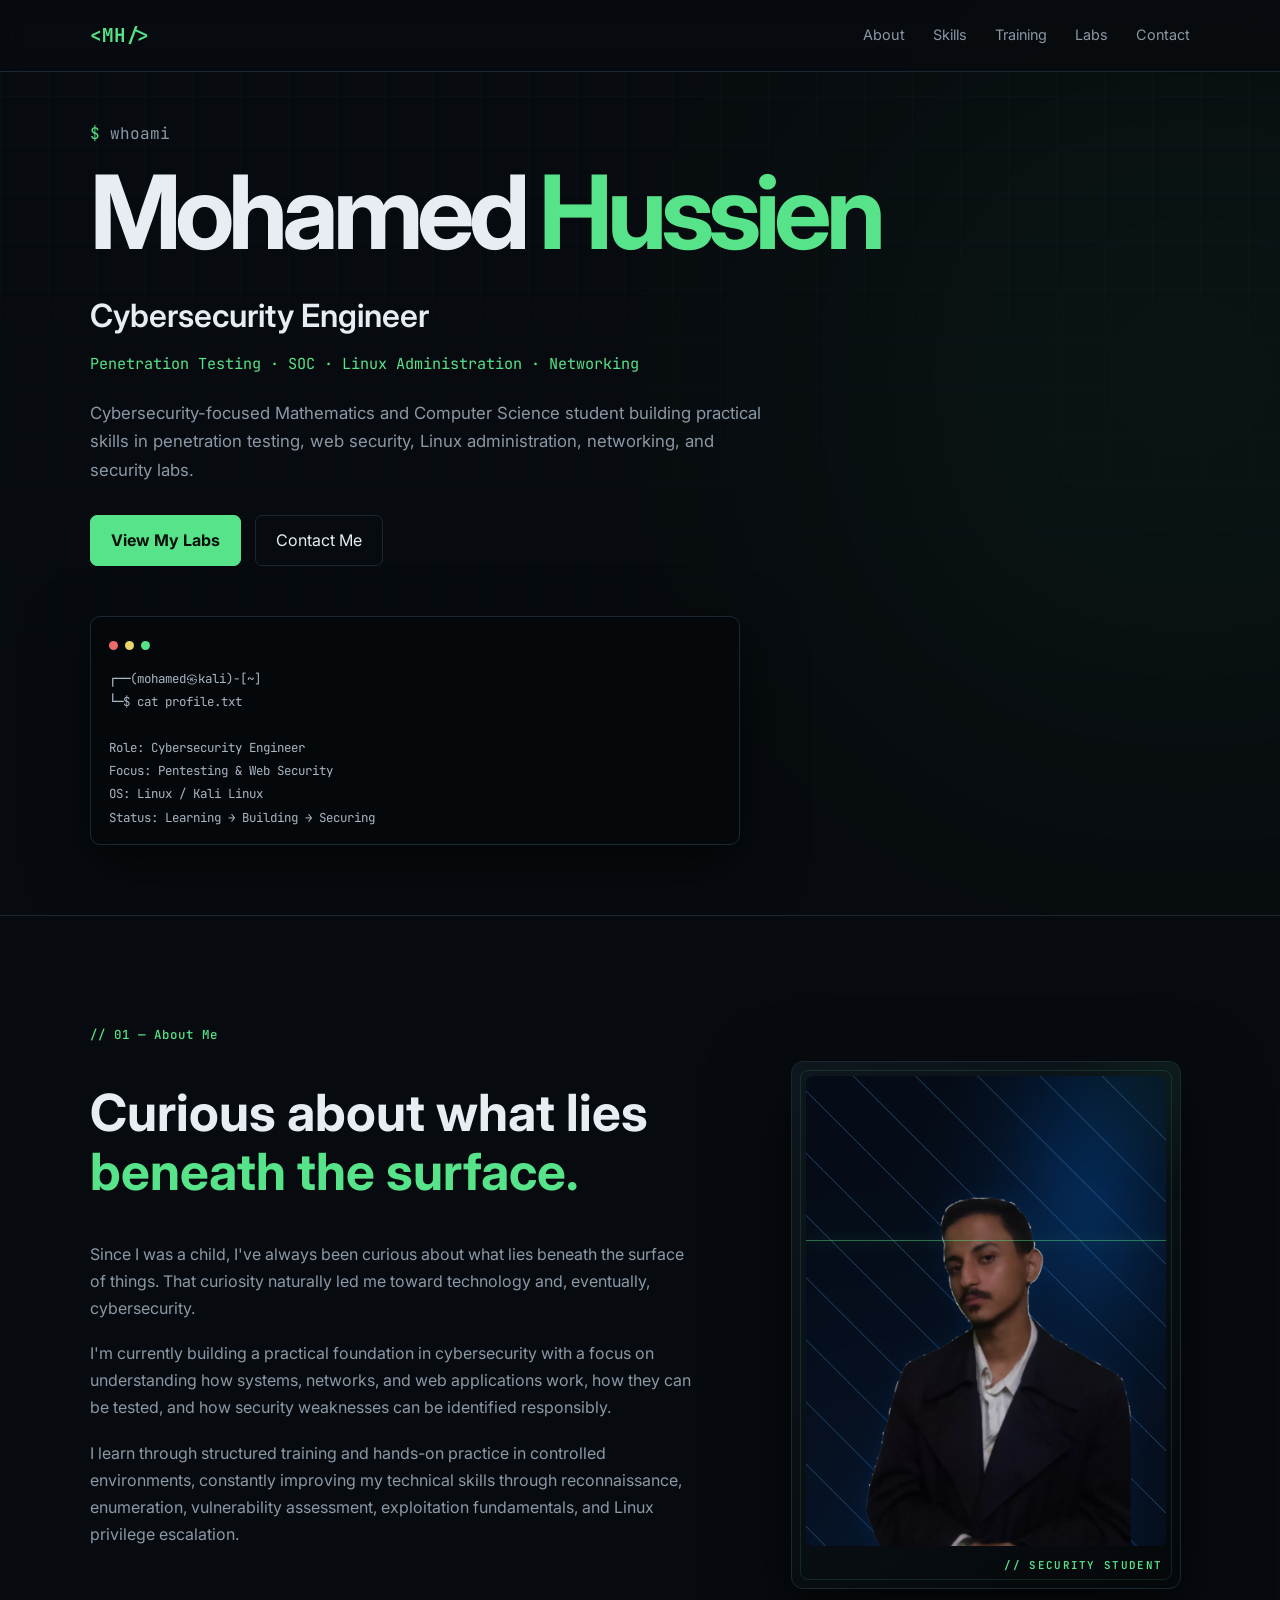
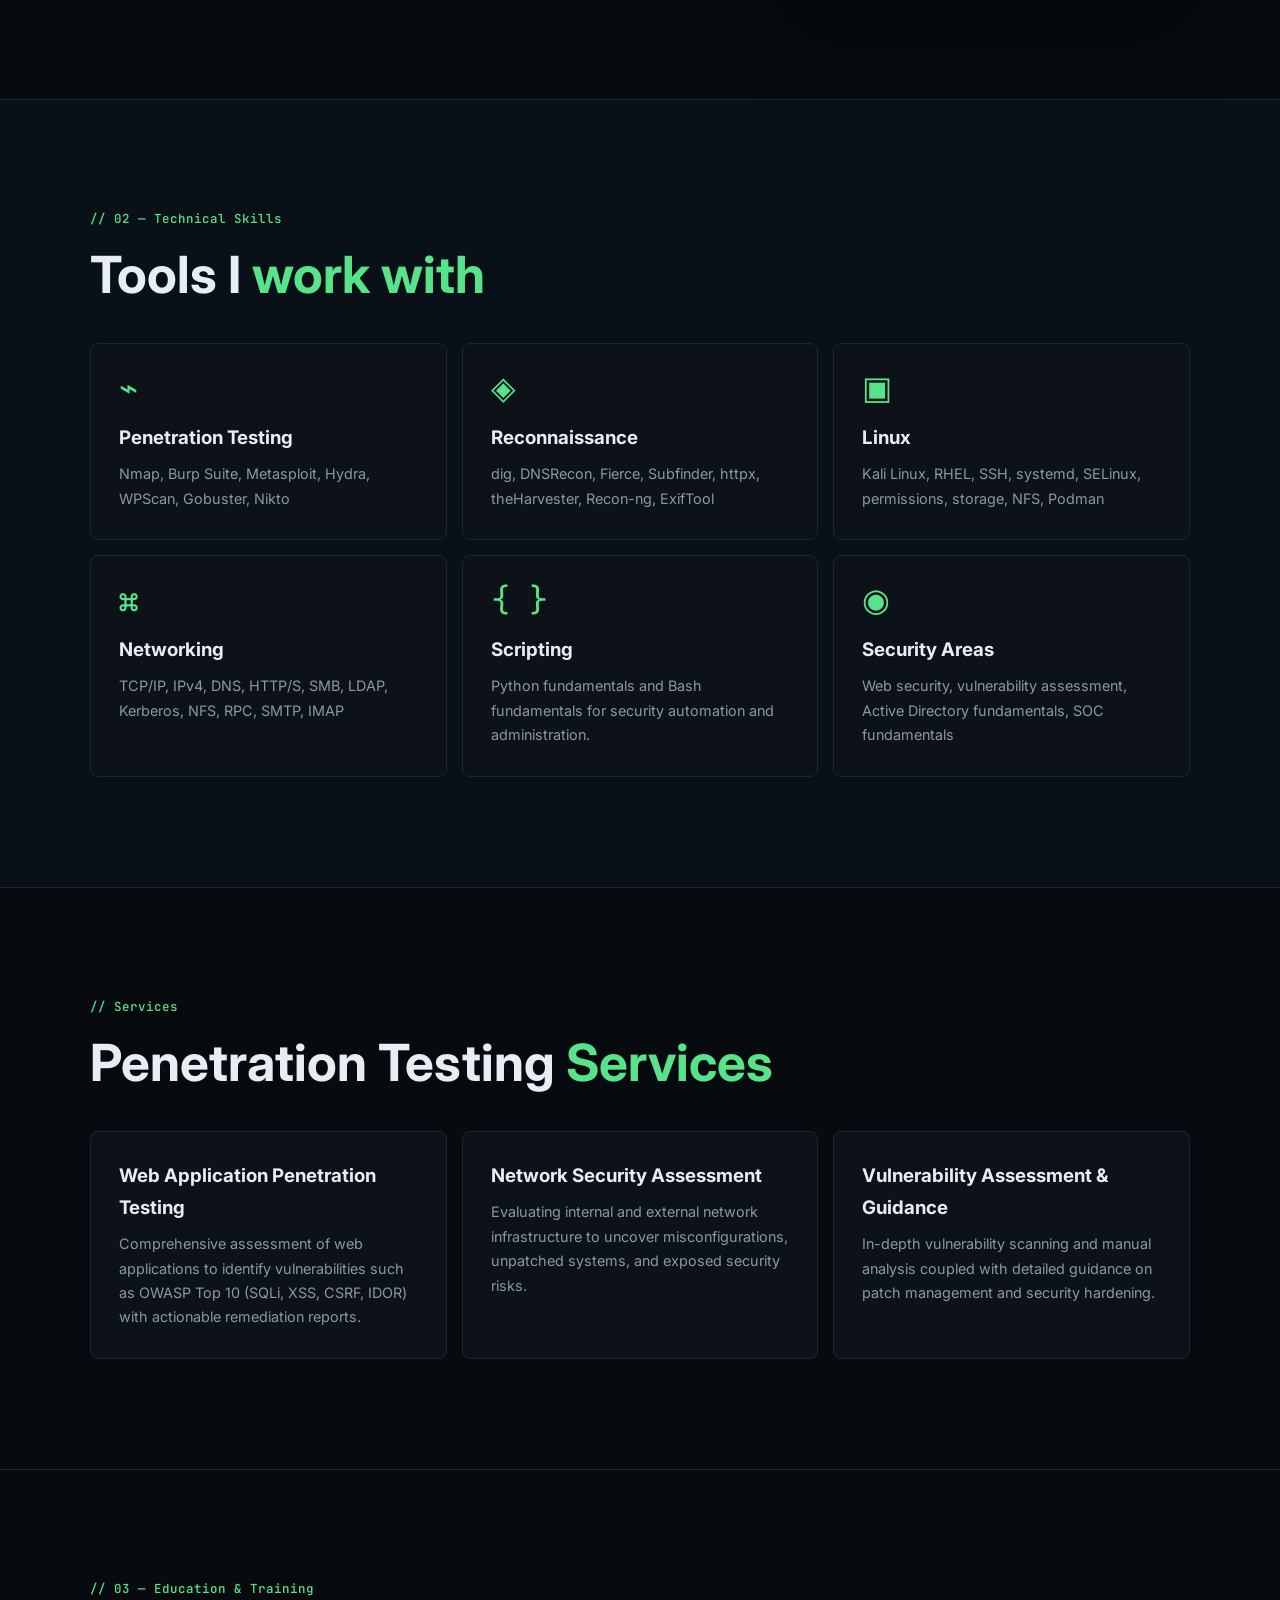
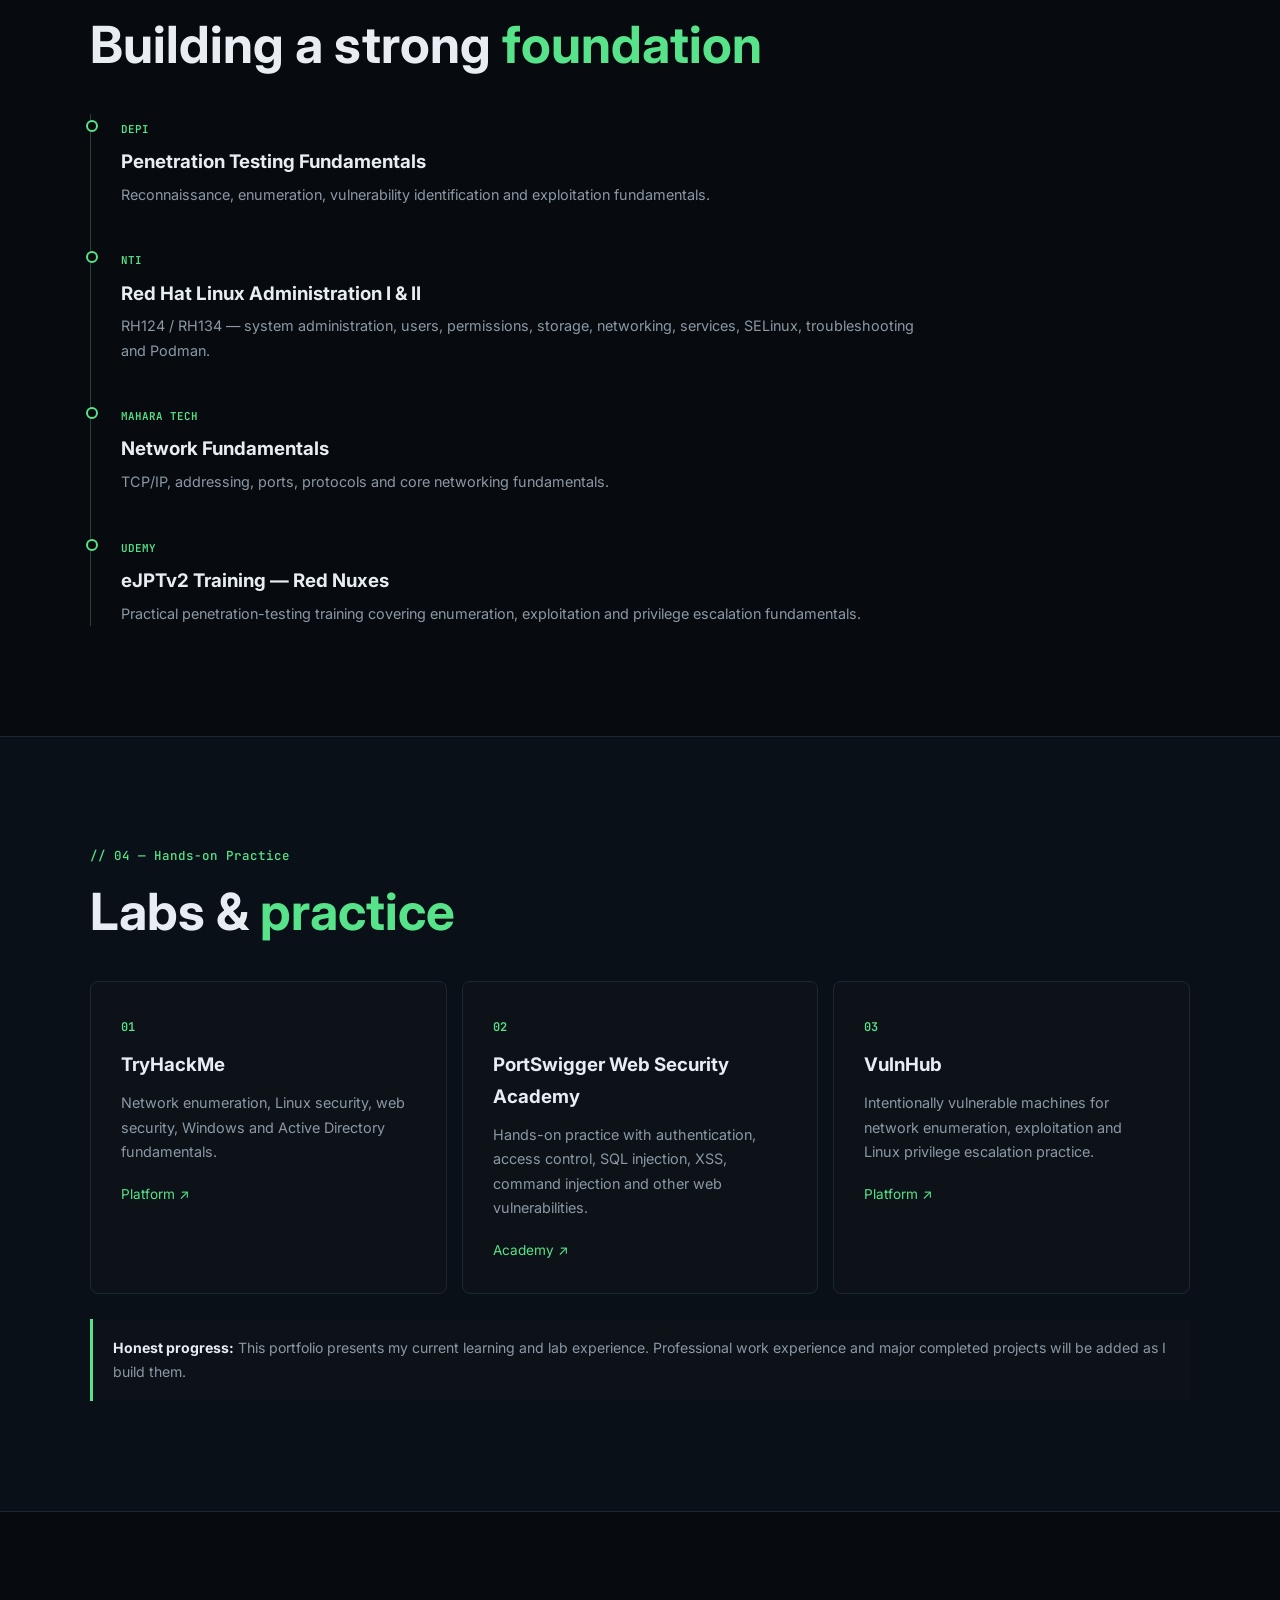
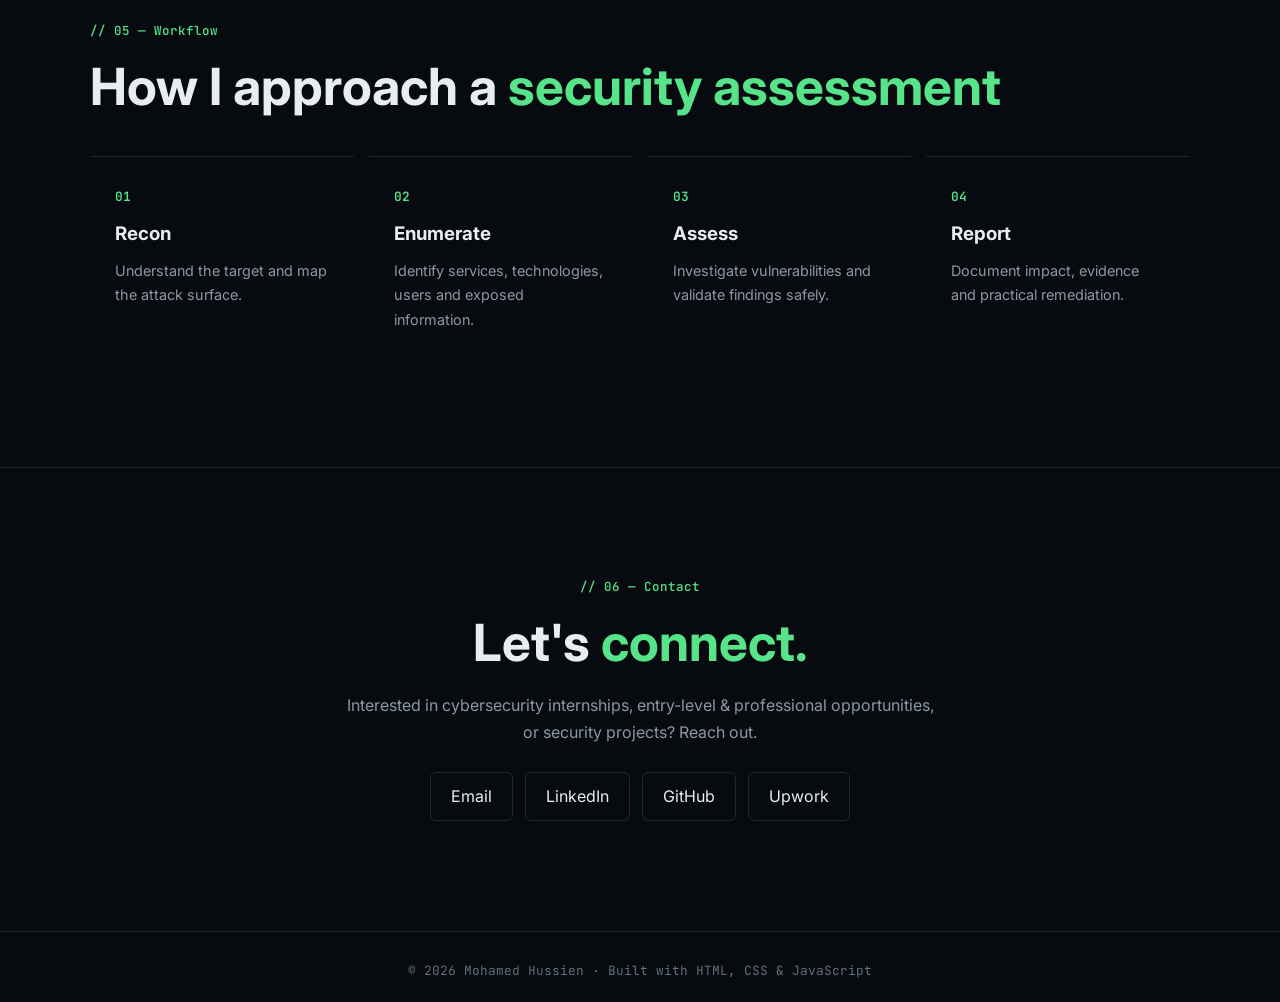
<file: index.html>
<!DOCTYPE html>
<html lang="en">
<head>
  <meta charset="UTF-8">
  <meta name="viewport" content="width=device-width, initial-scale=1.0">
  <meta name="description" content="Mohamed Hussien - Cybersecurity Engineer portfolio">
  <title>Mohamed Hussien | Cybersecurity Portfolio</title>
  <link rel="preconnect" href="https://fonts.googleapis.com">
  <link rel="preconnect" href="https://fonts.gstatic.com" crossorigin>
  <link href="https://fonts.googleapis.com/css2?family=Inter:wght@400;500;600;700;800&family=JetBrains+Mono:wght@400;500;600&display=swap" rel="stylesheet">
  <link rel="stylesheet" href="style.css">
</head>
<body>
  <header class="nav">
    <a class="logo" href="#home">&lt;MH/&gt;</a>
    <button class="menu" aria-label="Open menu" aria-expanded="false">☰</button>
    <nav>
      <a href="#about">About</a>
      <a href="#skills">Skills</a>
      <a href="#training">Training</a>
      <a href="#labs">Labs</a>
      <a href="#contact">Contact</a>
    </nav>
  </header>

  <main>
    <section id="home" class="hero">
      <div class="grid-bg"></div>
      <div class="hero-content">
        <p class="terminal"><span>$</span> whoami</p>
        <h1>Mohamed <span>Hussien</span></h1>
        <h2>Cybersecurity Engineer</h2>
        <p class="subtitle">Penetration Testing · SOC · Linux Administration · Networking</p>
        <p class="intro">Cybersecurity-focused Mathematics and Computer Science student building practical skills in penetration testing, web security, Linux administration, networking, and security labs.</p>
        <div class="buttons">
          <a class="btn primary" href="#labs">View My Labs</a>
          <a class="btn" href="#contact">Contact Me</a>
        </div>
        <div class="terminal-card">
          <div><span class="dot red"></span><span class="dot yellow"></span><span class="dot green"></span></div>
          <pre><code>┌──(mohamed㉿kali)-[~]
└─$ cat profile.txt

Role: Cybersecurity Engineer
Focus: Pentesting &amp; Web Security
OS: Linux / Kali Linux
Status: Learning → Building → Securing</code></pre>
        </div>
      </div>
    </section>

    <section id="about" class="section">
      <div class="section-label">// 01 — About Me</div>
      <div class="about-grid">
        <div class="about-copy">
          <h2>Curious about what lies <span>beneath the surface.</span></h2>
          <p>Since I was a child, I've always been curious about what lies beneath the surface of things. That curiosity naturally led me toward technology and, eventually, cybersecurity.</p>
          <p>I'm currently building a practical foundation in cybersecurity with a focus on understanding how systems, networks, and web applications work, how they can be tested, and how security weaknesses can be identified responsibly.</p>
          <p>I learn through structured training and hands-on practice in controlled environments, constantly improving my technical skills through reconnaissance, enumeration, vulnerability assessment, exploitation fundamentals, and Linux privilege escalation.</p>
        </div>
        <div class="about-photo">
          <div class="photo-frame">
            <div class="scan-line"></div>
            <img src="profile.png" alt="Mohamed Hussien">
            <div class="photo-label">// SECURITY STUDENT</div>
          </div>
        </div>
      </div>
    </section>

    <section id="skills" class="section alt">
      <div class="section-label">// 02 — Technical Skills</div>
      <h2>Tools I <span>work with</span></h2>
      <div class="cards">
        <article class="card"><div class="icon">⌁</div><h3>Penetration Testing</h3><p>Nmap, Burp Suite, Metasploit, Hydra, WPScan, Gobuster, Nikto</p></article>
        <article class="card"><div class="icon">◈</div><h3>Reconnaissance</h3><p>dig, DNSRecon, Fierce, Subfinder, httpx, theHarvester, Recon-ng, ExifTool</p></article>
        <article class="card"><div class="icon">▣</div><h3>Linux</h3><p>Kali Linux, RHEL, SSH, systemd, SELinux, permissions, storage, NFS, Podman</p></article>
        <article class="card"><div class="icon">⌘</div><h3>Networking</h3><p>TCP/IP, IPv4, DNS, HTTP/S, SMB, LDAP, Kerberos, NFS, RPC, SMTP, IMAP</p></article>
        <article class="card"><div class="icon">{ }</div><h3>Scripting</h3><p>Python fundamentals and Bash fundamentals for security automation and administration.</p></article>
        <article class="card"><div class="icon">◉</div><h3>Security Areas</h3><p>Web security, vulnerability assessment, Active Directory fundamentals, SOC fundamentals</p></article>
      </div>
    </section>

    <section id="services" class="section">
      <div class="section-label">// Services</div>
      <h2>Penetration Testing <span>Services</span></h2>
      <div class="cards">
        <article class="card">
          <i class="fas fa-globe" style="font-size: 1.8rem; color: var(--accent, #00f0ff); margin-bottom: 1rem;"></i>
          <h3>Web Application Penetration Testing</h3>
          <p>Comprehensive assessment of web applications to identify vulnerabilities such as OWASP Top 10 (SQLi, XSS, CSRF, IDOR) with actionable remediation reports.</p>
        </article>
        <article class="card">
          <i class="fas fa-network-wired" style="font-size: 1.8rem; color: var(--accent, #00f0ff); margin-bottom: 1rem;"></i>
          <h3>Network Security Assessment</h3>
          <p>Evaluating internal and external network infrastructure to uncover misconfigurations, unpatched systems, and exposed security risks.</p>
        </article>
        <article class="card">
          <i class="fas fa-shield-alt" style="font-size: 1.8rem; color: var(--accent, #00f0ff); margin-bottom: 1rem;"></i>
          <h3>Vulnerability Assessment & Guidance</h3>
          <p>In-depth vulnerability scanning and manual analysis coupled with detailed guidance on patch management and security hardening.</p>
        </article>
      </div>
    </section>


    <section id="training" class="section">
      <div class="section-label">// 03 — Education &amp; Training</div>
      <h2>Building a strong <span>foundation</span></h2>
      <div class="timeline">
        <article><span class="tag">DEPI</span><h3>Penetration Testing Fundamentals</h3><p>Reconnaissance, enumeration, vulnerability identification and exploitation fundamentals.</p></article>
        <article><span class="tag">NTI</span><h3>Red Hat Linux Administration I &amp; II</h3><p>RH124 / RH134 — system administration, users, permissions, storage, networking, services, SELinux, troubleshooting and Podman.</p></article>
        <article><span class="tag">MAHARA TECH</span><h3>Network Fundamentals</h3><p>TCP/IP, addressing, ports, protocols and core networking fundamentals.</p></article>
        <article><span class="tag">UDEMY</span><h3>eJPTv2 Training — Red Nuxes</h3><p>Practical penetration-testing training covering enumeration, exploitation and privilege escalation fundamentals.</p></article>
      </div>
    </section>

    <section id="labs" class="section alt">
      <div class="section-label">// 04 — Hands-on Practice</div>
      <h2>Labs &amp; <span>practice</span></h2>
      <div class="lab-grid">
        <article class="lab"><span>01</span><h3>TryHackMe</h3><p>Network enumeration, Linux security, web security, Windows and Active Directory fundamentals.</p><a href="https://tryhackme.com/" target="_blank" rel="noopener">Platform ↗</a></article>
        <article class="lab"><span>02</span><h3>PortSwigger Web Security Academy</h3><p>Hands-on practice with authentication, access control, SQL injection, XSS, command injection and other web vulnerabilities.</p><a href="https://portswigger.net/web-security" target="_blank" rel="noopener">Academy ↗</a></article>
        <article class="lab"><span>03</span><h3>VulnHub</h3><p>Intentionally vulnerable machines for network enumeration, exploitation and Linux privilege escalation practice.</p><a href="https://www.vulnhub.com/" target="_blank" rel="noopener">Platform ↗</a></article>
      </div>
      <div class="note"><strong>Honest progress:</strong> This portfolio presents my current learning and lab experience. Professional work experience and major completed projects will be added as I build them.</div>
    </section>

    <section class="section">
      <div class="section-label">// 05 — Workflow</div>
      <h2>How I approach a <span>security assessment</span></h2>
      <div class="workflow">
        <div><b>01</b><h3>Recon</h3><p>Understand the target and map the attack surface.</p></div>
        <div><b>02</b><h3>Enumerate</h3><p>Identify services, technologies, users and exposed information.</p></div>
        <div><b>03</b><h3>Assess</h3><p>Investigate vulnerabilities and validate findings safely.</p></div>
        <div><b>04</b><h3>Report</h3><p>Document impact, evidence and practical remediation.</p></div>
      </div>
    </section>

    <section id="contact" class="section contact">
      <div class="section-label">// 06 — Contact</div>
      <h2>Let's <span>connect.</span></h2>
      <p>Interested in cybersecurity internships, entry-level & professional opportunities, or security projects? Reach out.</p>
      <div class="contact-links">
        <a href="mailto:mh5231493@gmail.com">Email</a>
        <a href="https://www.linkedin.com/in/mohamed-hussien-12a985366" target="_blank" rel="noopener">LinkedIn</a>
        <a href="https://github.com/mh5231493-collab/Portfolio-" target="_blank" rel="noopener">GitHub</a>
        <a href="https://www.upwork.com/" target="_blank" rel="noopener">Upwork</a>
      </div>
    </section>
  </main>

  <footer>© 2026 Mohamed Hussien · Built with HTML, CSS &amp; JavaScript</footer>
  <script src="script.js"></script>
</body>
</html>
</file>
<file: style.css>
*{box-sizing:border-box;margin:0;padding:0}
:root{--bg:#070b0f;--panel:#0c1218;--text:#e7edf2;--muted:#8b98a5;--accent:#57e389;--line:#1b2832}
html{scroll-behavior:smooth}
body{font-family:Inter,Arial,sans-serif;background:var(--bg);color:var(--text);line-height:1.7}
a{color:inherit;text-decoration:none}
.nav{position:fixed;z-index:10;top:0;left:0;right:0;height:72px;display:flex;align-items:center;justify-content:space-between;padding:0 7%;background:rgba(7,11,15,.86);backdrop-filter:blur(14px);border-bottom:1px solid var(--line)}
.logo{font-family:"JetBrains Mono",monospace;color:var(--accent);font-weight:700;font-size:1.2rem}.nav nav{display:flex;gap:28px}.nav nav a{color:var(--muted);font-size:.9rem}.nav nav a:hover{color:var(--accent)}
.menu{display:none;background:none;border:0;color:var(--text);font-size:1.4rem;cursor:pointer}
.hero{min-height:100vh;display:flex;align-items:center;position:relative;overflow:hidden;padding:120px 7% 70px}.grid-bg{position:absolute;inset:0;opacity:.16;background-image:linear-gradient(var(--line) 1px,transparent 1px),linear-gradient(90deg,var(--line) 1px,transparent 1px);background-size:48px 48px;mask-image:linear-gradient(to bottom,#000,transparent 90%)}.hero:after{content:"";position:absolute;width:480px;height:480px;right:-150px;top:15%;background:var(--accent);filter:blur(180px);opacity:.08}.hero-content{max-width:900px;position:relative;z-index:1}.terminal{font-family:"JetBrains Mono";color:var(--muted);margin-bottom:12px}.terminal span{color:var(--accent)}
h1{font-size:clamp(3.2rem,8vw,6.8rem);line-height:1.05;letter-spacing:-.06em}h1 span,h2 span{color:var(--accent)}.hero h2{font-size:clamp(1.2rem,3vw,2rem);margin-top:22px;font-weight:600}.subtitle{font-family:"JetBrains Mono";color:var(--accent);margin-top:8px;font-size:.95rem}.intro{max-width:690px;color:var(--muted);font-size:1.05rem;margin-top:22px}.buttons{display:flex;gap:14px;margin-top:30px}.btn{border:1px solid var(--line);padding:11px 20px;border-radius:7px;color:var(--text);transition:.2s}.btn:hover{border-color:var(--accent);color:var(--accent)}.btn.primary{background:var(--accent);color:#061008;border-color:var(--accent);font-weight:700}
.terminal-card{margin-top:50px;max-width:650px;background:#05080b;border:1px solid var(--line);border-radius:10px;padding:14px 18px;box-shadow:0 20px 60px #0008}.dot{display:inline-block;width:9px;height:9px;border-radius:50%;margin-right:7px}.red{background:#ef6a6a}.yellow{background:#e9d66b}.green{background:var(--accent)}pre{overflow:auto;margin-top:10px}code{font-family:"JetBrains Mono";font-size:.78rem;color:#a9b7c3}
.section{padding:110px 7%;border-top:1px solid var(--line)}.section.alt{background:#091017}.section-label{font:500 .78rem "JetBrains Mono";color:var(--accent);letter-spacing:.08em;margin-bottom:18px}.section h2{font-size:clamp(2rem,4vw,3.3rem);line-height:1.15;margin-bottom:40px}
.about-grid{display:grid;grid-template-columns:1.2fr .8fr;gap:80px;align-items:center}.about-copy{max-width:760px}.about-grid p{color:var(--muted);margin-bottom:18px}.about-photo{display:flex;justify-content:center}.photo-frame{width:min(390px,100%);position:relative;border:1px solid var(--line);background:linear-gradient(145deg,#0e171d,#05080b);padding:14px;border-radius:12px;box-shadow:0 30px 80px #0009;overflow:hidden}.photo-frame:before,.photo-frame:after{content:"";position:absolute;pointer-events:none}.photo-frame:before{inset:8px;border:1px solid #57e38922;border-radius:8px}.photo-frame:after{width:90px;height:90px;right:-35px;top:-35px;background:var(--accent);filter:blur(55px);opacity:.12}.photo-frame img{display:block;width:100%;height:470px;object-fit:cover;object-position:center top;border-radius:7px;background:transparent}.scan-line{position:absolute;z-index:2;left:14px;right:14px;top:34%;height:1px;background:var(--accent);opacity:.45;box-shadow:0 0 12px var(--accent);animation:scan 4s ease-in-out infinite}.photo-label{font:600 .68rem "JetBrains Mono";letter-spacing:.12em;color:var(--accent);padding:12px 4px 2px;text-align:right}@keyframes scan{0%,100%{top:22%}50%{top:76%}}
.cards{display:grid;grid-template-columns:repeat(3,1fr);gap:15px}.card{padding:28px;background:var(--panel);border:1px solid var(--line);border-radius:8px;transition:.25s}.card:hover{transform:translateY(-4px);border-color:#355242}.icon{font-family:"JetBrains Mono";font-size:2rem;line-height:1;color:var(--accent);margin-bottom:18px}.card h3{margin-bottom:8px}.card p,.lab p,.timeline p,.workflow p{color:var(--muted);font-size:.9rem}
.timeline{max-width:850px;border-left:1px solid #294033;padding-left:30px}.timeline article{position:relative;padding:0 0 38px}.timeline article:last-child{padding-bottom:0}.timeline article:before{content:"";position:absolute;width:8px;height:8px;border:2px solid var(--accent);border-radius:50%;left:-35px;top:6px;background:var(--bg)}.tag{font:600 .68rem "JetBrains Mono";color:var(--accent)}.timeline h3{margin:5px 0}.timeline small{color:#657480}
.lab-grid{display:grid;grid-template-columns:repeat(3,1fr);gap:15px}.lab{padding:30px;background:var(--panel);border:1px solid var(--line);border-radius:8px}.lab>span{font:600 .75rem "JetBrains Mono";color:var(--accent)}.lab h3{margin:10px 0}.lab a{display:inline-block;margin-top:18px;color:var(--accent);font-size:.85rem}.note{margin-top:25px;border-left:3px solid var(--accent);background:var(--panel);padding:17px 20px;color:var(--muted);font-size:.88rem}.note strong{color:var(--text)}
.workflow{display:grid;grid-template-columns:repeat(4,1fr);gap:15px}.workflow div{padding:25px;border-top:1px solid var(--line)}.workflow b{font:600 .8rem "JetBrains Mono";color:var(--accent)}.workflow h3{margin:9px 0}.contact{text-align:center}.contact p{color:var(--muted);max-width:600px;margin:-20px auto 25px}.contact-links{display:flex;justify-content:center;gap:12px;flex-wrap:wrap}.contact-links a{border:1px solid var(--line);padding:10px 20px;border-radius:6px}.contact-links a:hover{border-color:var(--accent);color:var(--accent)}footer{text-align:center;padding:28px;color:#61707b;border-top:1px solid var(--line);font-size:.8rem;font-family:"JetBrains Mono"}
@media(max-width:900px){.about-grid{grid-template-columns:1fr;gap:45px}.about-photo{justify-content:flex-start}.cards{grid-template-columns:repeat(2,1fr)}.lab-grid{grid-template-columns:1fr 1fr}.workflow{grid-template-columns:repeat(2,1fr)}}
@media(max-width:800px){.nav{padding:0 5%}.nav nav{display:none;position:absolute;top:72px;left:0;right:0;padding:20px 5%;background:var(--panel);flex-direction:column;gap:12px;border-bottom:1px solid var(--line)}.nav nav.open{display:flex}.menu{display:block}.hero{padding-left:5%;padding-right:5%}.section{padding:80px 5%}.cards,.lab-grid,.workflow{grid-template-columns:1fr}.about-grid{gap:35px}h1{font-size:3.5rem}}
@media(max-width:430px){h1{font-size:2.9rem}.subtitle{font-size:.75rem}.photo-frame img{height:390px}.terminal-card{margin-top:35px}}
</file>
